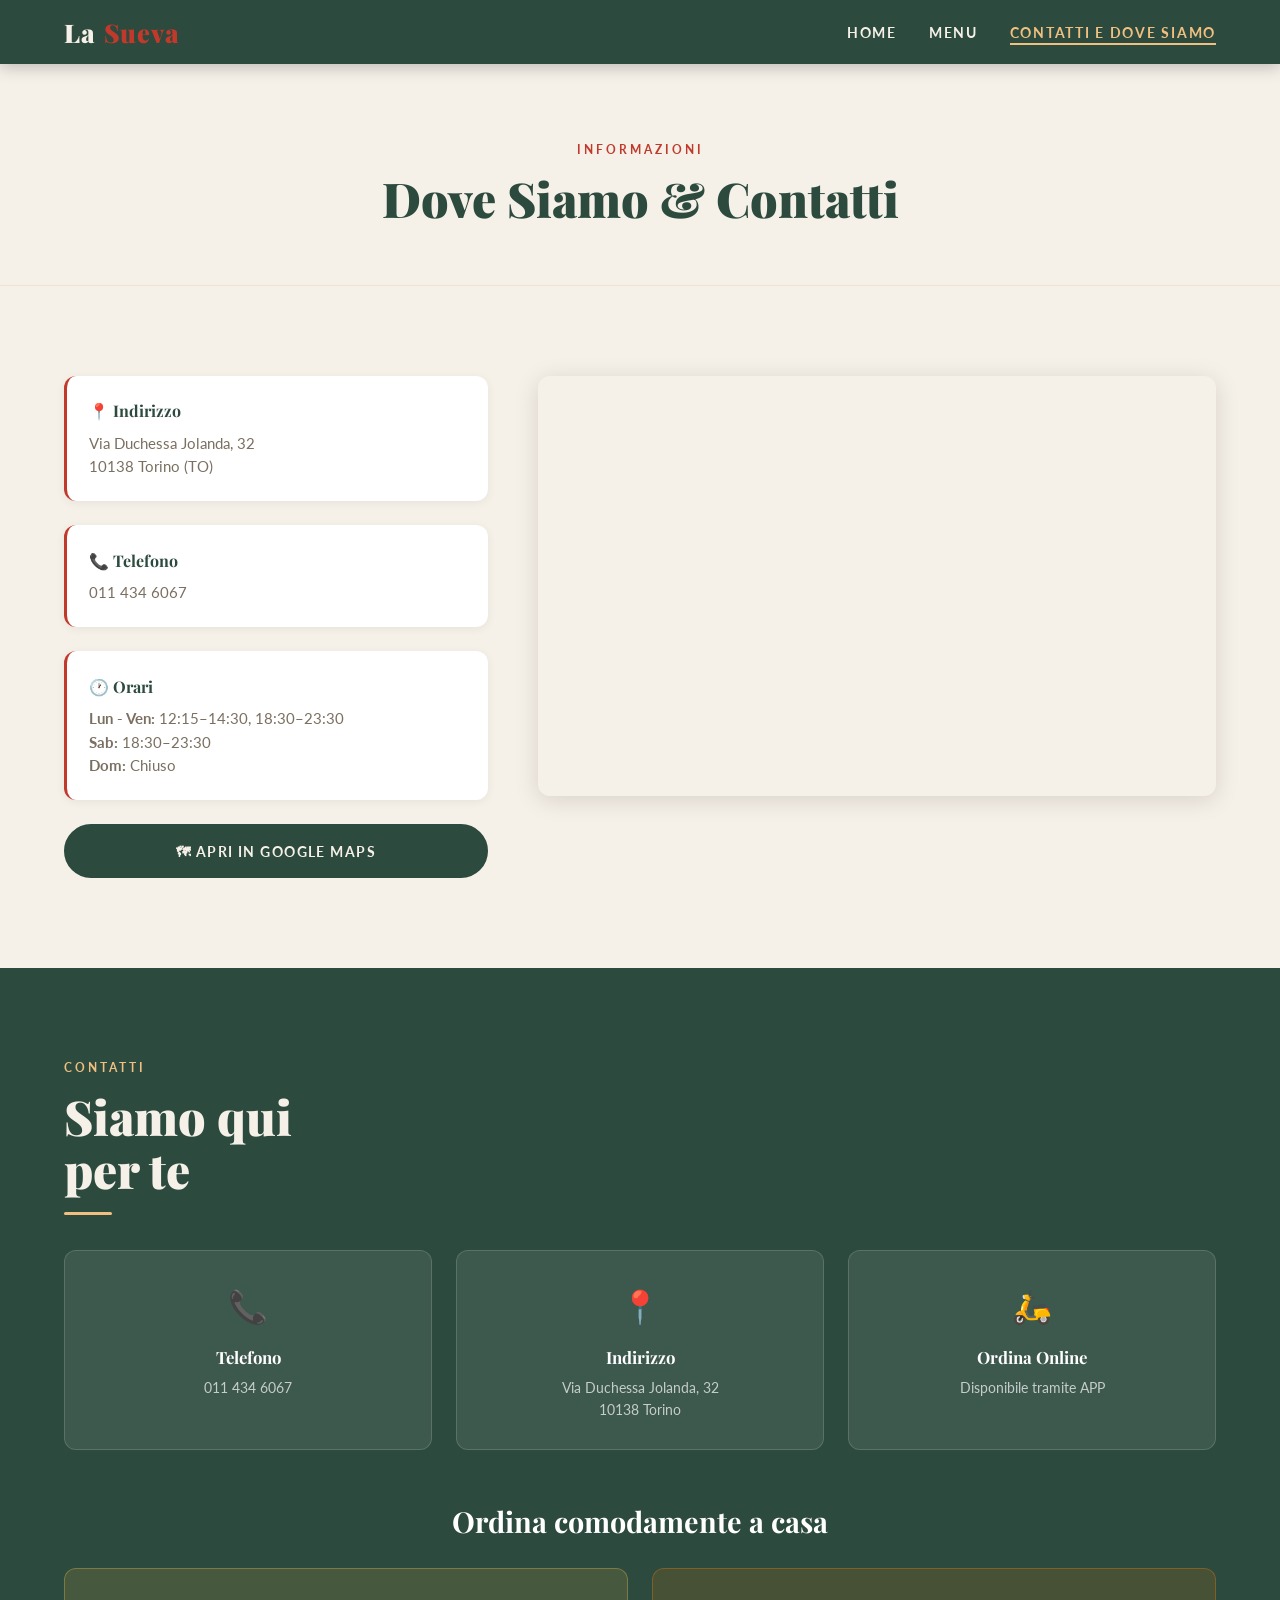
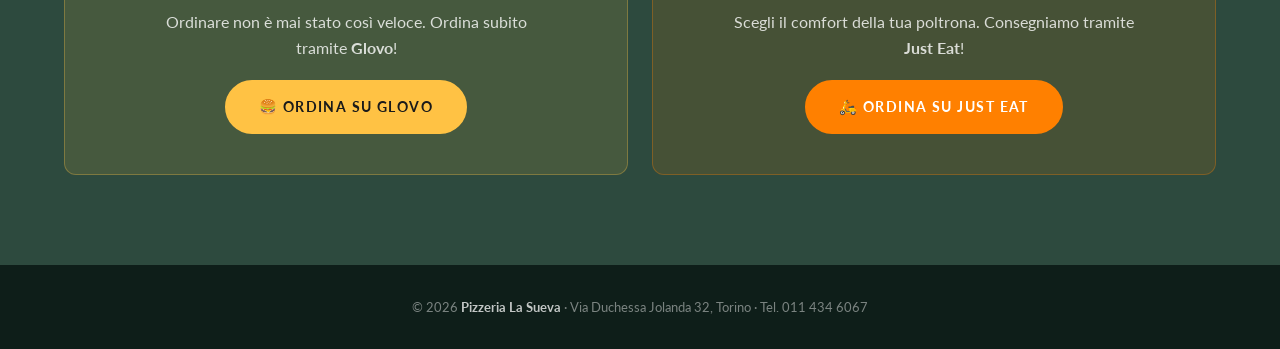
<file: contatti.html>
<!DOCTYPE html>
<html lang="it">
<head>
  <meta charset="UTF-8" />
  <meta name="viewport" content="width=device-width, initial-scale=1.0" />
  <title>Dove Siamo e Contatti – La Sueva Torino</title>
  <link rel="preconnect" href="https://fonts.googleapis.com">
  <link rel="preconnect" href="https://fonts.gstatic.com" crossorigin>
  <link href="https://fonts.googleapis.com/css2?family=Playfair+Display:ital,wght@0,400;0,700;0,900;1,400;1,700&family=Lato:wght@300;400;700&display=swap" rel="stylesheet">
  <link rel="stylesheet" href="style.css">
</head>
<body>

<!-- ══════════ NAV ══════════ -->
<nav>
  <div class="nav-logo">La <span>Sueva</span></div>
  <ul class="nav-links">
    <li><a href="index.html">Home</a></li>
    <li><a href="menu.html">Menu</a></li>
    <li><a href="contatti.html" class="active">Contatti e Dove Siamo</a></li>
  </ul>
  <button class="hamburger" id="hamburger" aria-label="Menu">
    <span></span><span></span><span></span>
  </button>
</nav>
<div class="mobile-menu" id="mobileMenu">
  <a href="index.html" onclick="closeMenu()">Home</a>
  <a href="menu.html" onclick="closeMenu()">Menu</a>
  <a href="contatti.html" onclick="closeMenu()">Contatti e Dove Siamo</a>
</div>

<!-- ══════════ PAGE HEADER ══════════ -->
<header class="page-header reveal">
  <p class="section-label">Informazioni</p>
  <h1 class="section-title">Dove Siamo & Contatti</h1>
</header>

<!-- ══════════ LOCATION ══════════ -->
<section id="location">
  <div class="location-grid">
    <div class="loc-info reveal">
      <div class="info-block">
        <h4>📍 Indirizzo</h4>
        <p>Via Duchessa Jolanda, 32<br>10138 Torino (TO)</p>
      </div>
      <div class="info-block">
        <h4>📞 Telefono</h4>
        <p><a href="tel:+390114346067">011 434 6067</a></p>
      </div>
      <div class="info-block">
        <h4>🕐 Orari</h4>
        <ul style="font-size: .92rem; color: var(--grigio); line-height: 1.6; margin-top: .3rem;">
          <li><strong>Lun - Ven:</strong> 12:15–14:30, 18:30–23:30</li>
          <li><strong>Sab:</strong> 18:30–23:30</li>
          <li><strong>Dom:</strong> Chiuso</li>
        </ul>
      </div>
      <a href="https://share.google/LPOFW4oISwFW0NDWE" target="_blank" rel="noopener" class="btn btn-verde" style="text-align:center; justify-content:center;">
        🗺 Apri in Google Maps
      </a>
    </div>
    <div class="map-wrap reveal" style="transition-delay:.15s">
      <iframe
        src="https://maps.google.com/maps?q=Via+Duchessa+Jolanda+32+Torino&output=embed&z=16"
        allowfullscreen
        loading="lazy"
        referrerpolicy="no-referrer-when-downgrade"
        title="Mappa La Sueva Torino">
      </iframe>
    </div>
  </div>
</section>

<!-- ══════════ CONTACTS & DELIVERY ══════════ -->
<section id="contacts">
  <p class="section-label reveal">Contatti</p>
  <h2 class="section-title reveal">Siamo qui<br>per te</h2>
  <div class="divider reveal"></div>

  <div class="contacts-grid reveal">
    <div class="contact-card">
      <div class="contact-icon">📞</div>
      <h4>Telefono</h4>
      <p><a href="tel:+390114346067">011 434 6067</a></p>
    </div>
    <div class="contact-card">
      <div class="contact-icon">📍</div>
      <h4>Indirizzo</h4>
      <p>Via Duchessa Jolanda, 32<br>10138 Torino</p>
    </div>
    <div class="contact-card">
      <div class="contact-icon">🛵</div>
      <h4>Ordina Online</h4>
      <p>Disponibile tramite APP</p>
    </div>
  </div>

  <h3 style="text-align:center; color:#fff; font-family:var(--font-titolo); font-size:1.8rem; margin: 3rem 0 1.5rem;" class="reveal">Ordina comodamente a casa</h3>
  
  <div class="delivery-box reveal">
    <div class="glovo-cta">
      <p>Ordinare non è mai stato così veloce. Ordina subito tramite <strong>Glovo</strong>!</p>
      <a
        href="https://glovoapp.com/it/it/torino/stores/la-sueva-2-0?utm_source=google&utm_medium=organic&utm_campaign=google_reserve_place_order_action"
        target="_blank" rel="noopener"
        class="btn btn-glovo"
      >
        🍔 Ordina su Glovo
      </a>
    </div>
    
    <div class="je-cta">
      <p>Scegli il comfort della tua poltrona. Consegniamo tramite <strong>Just Eat</strong>!</p>
      <a
        href="https://www.justeat.it/restaurants-pizzeria-lasueva-torino/menu"
        target="_blank" rel="noopener"
        class="btn btn-je"
      >
        🛵 Ordina su Just Eat
      </a>
    </div>
  </div>
</section>

<!-- ══════════ FOOTER ══════════ -->
<footer>
  <p>© 2026 <strong>Pizzeria La Sueva</strong> · Via Duchessa Jolanda 32, Torino · Tel. 011 434 6067</p>
</footer>

<script src="main.js" defer></script>
</body>
</html>
</file>
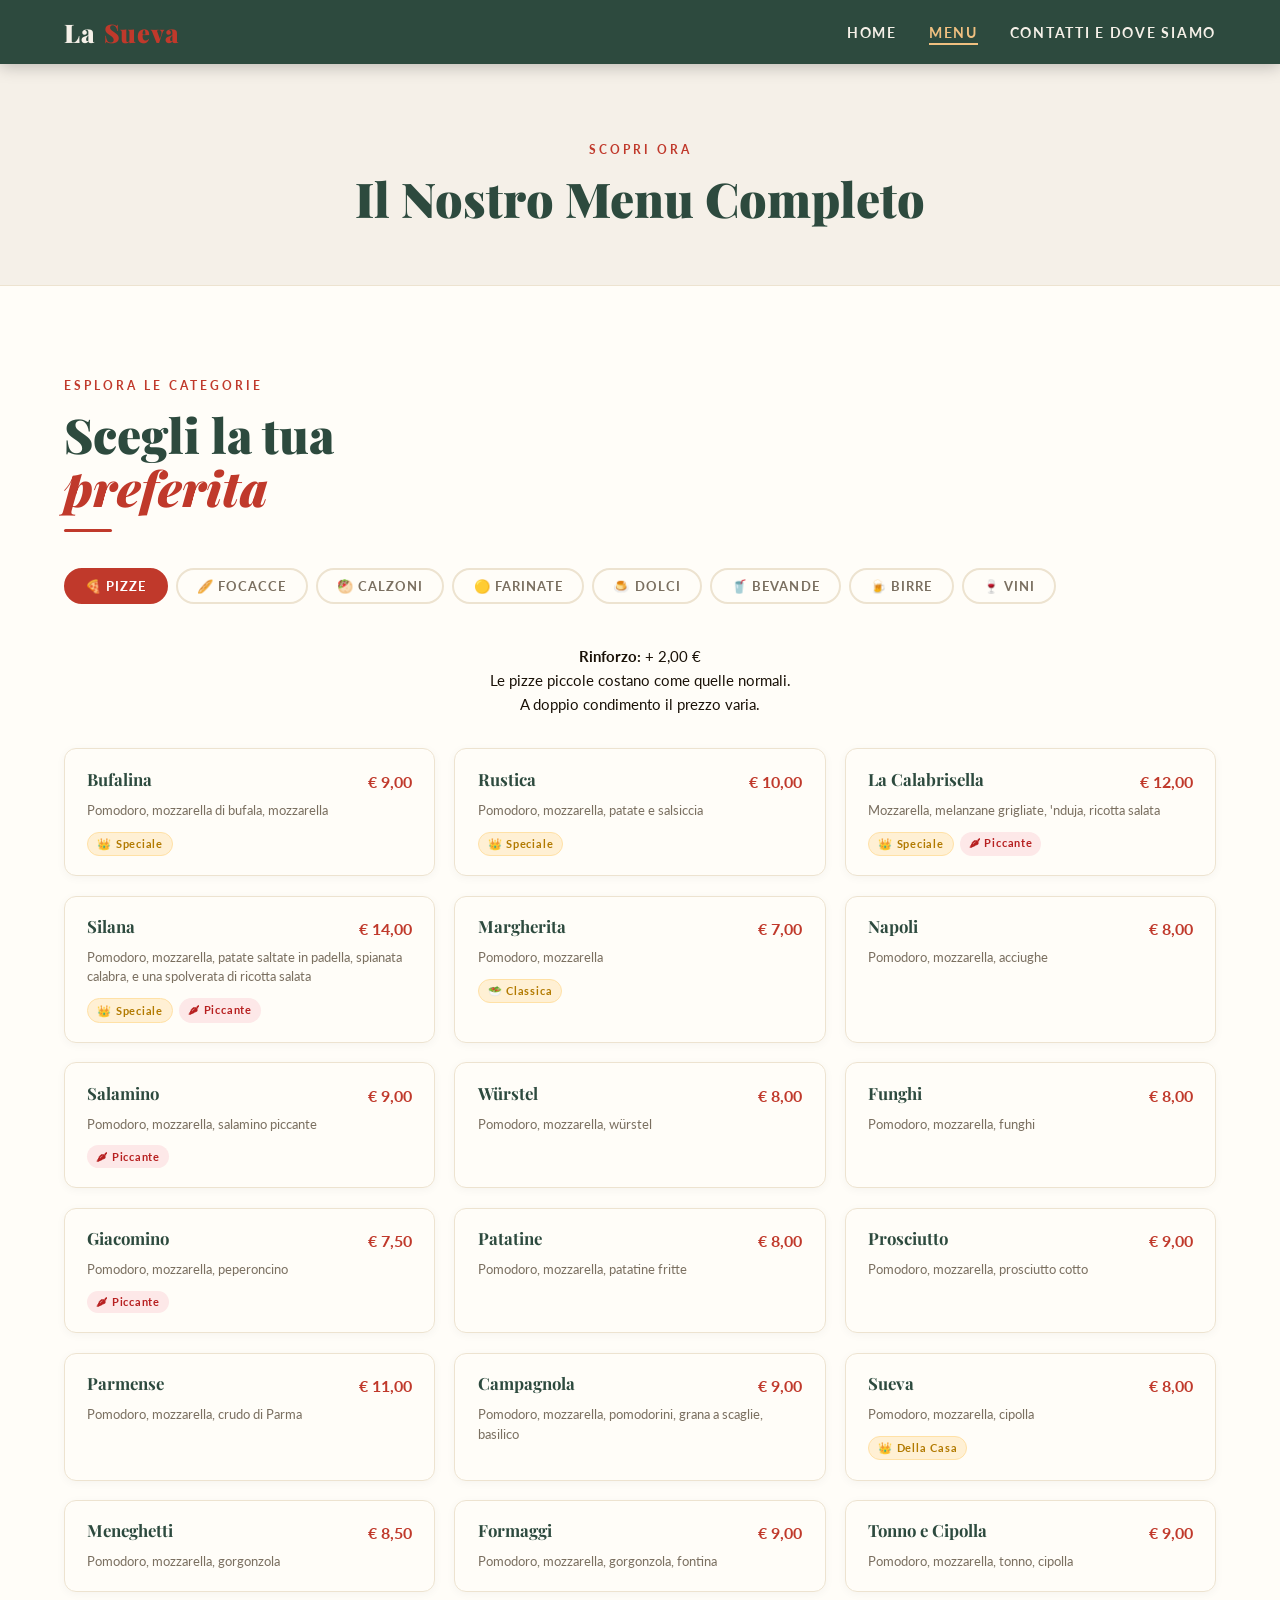
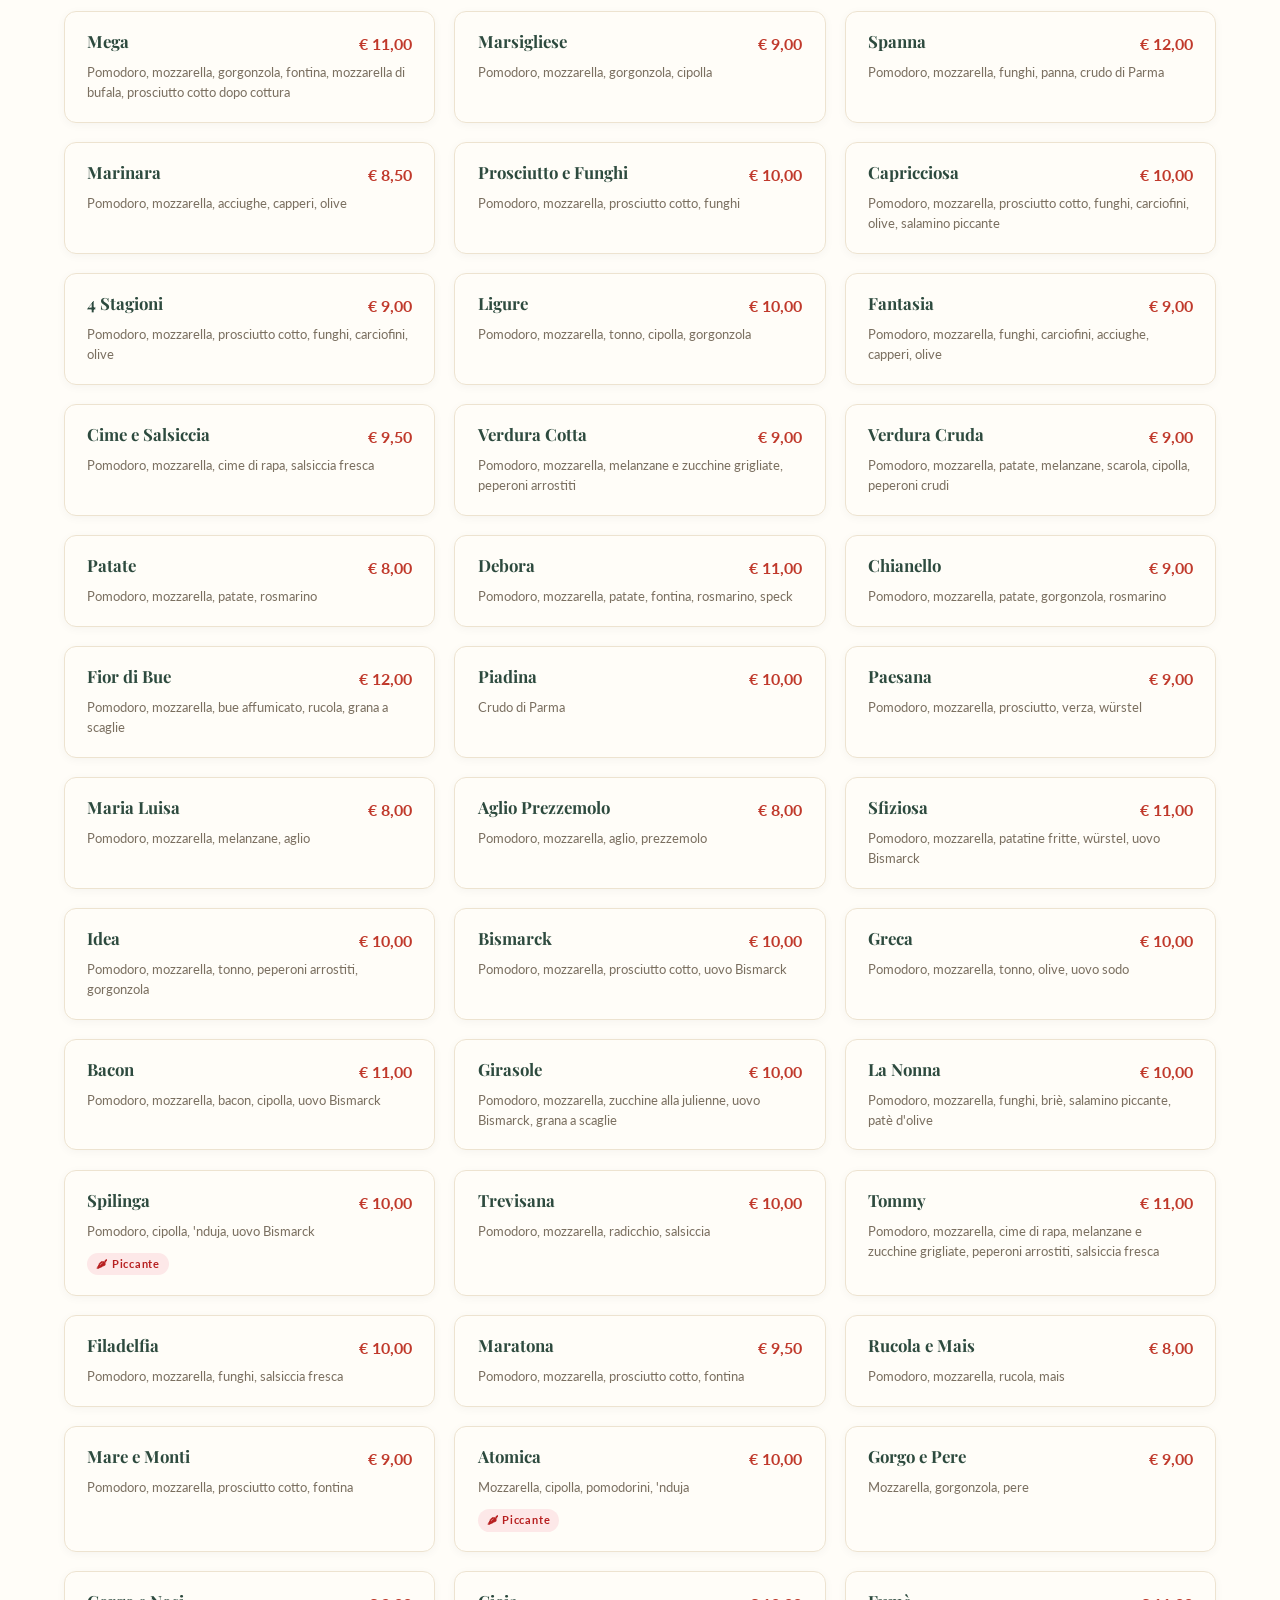
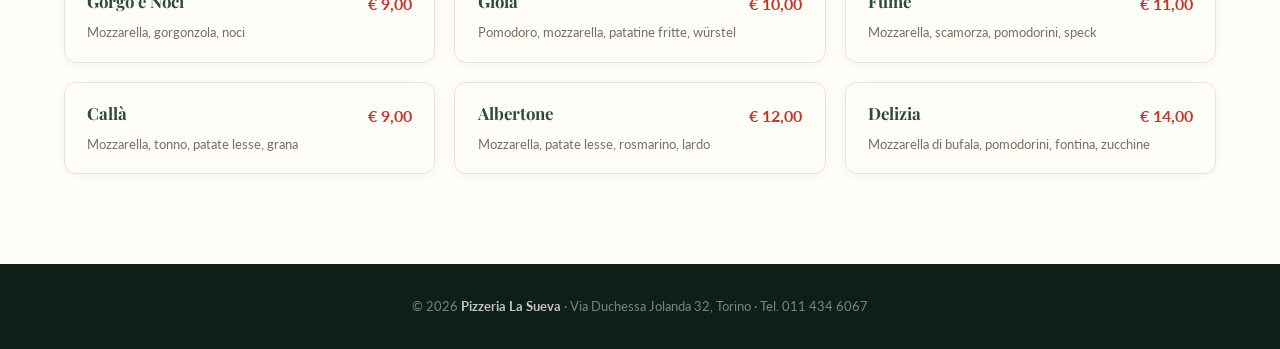
<file: menu.html>
<!DOCTYPE html>
<html lang="it">

<head>
  <meta charset="UTF-8" />
  <meta name="viewport" content="width=device-width, initial-scale=1.0" />
  <title>Menu – La Sueva Torino</title>
  <link rel="preconnect" href="https://fonts.googleapis.com">
  <link rel="preconnect" href="https://fonts.gstatic.com" crossorigin>
  <link
    href="https://fonts.googleapis.com/css2?family=Playfair+Display:ital,wght@0,400;0,700;0,900;1,400;1,700&family=Lato:wght@300;400;700&display=swap"
    rel="stylesheet">
  <link rel="stylesheet" href="style.css">
</head>

<body>

  <!-- ══════════ NAV ══════════ -->
  <nav>
    <div class="nav-logo">La <span>Sueva</span></div>
    <ul class="nav-links">
      <li><a href="index.html">Home</a></li>
      <li><a href="menu.html" class="active">Menu</a></li>
      <li><a href="contatti.html">Contatti e Dove Siamo</a></li>
    </ul>
    <button class="hamburger" id="hamburger" aria-label="Menu">
      <span></span><span></span><span></span>
    </button>
  </nav>
  <div class="mobile-menu" id="mobileMenu">
    <a href="index.html" onclick="closeMenu()">Home</a>
    <a href="menu.html" onclick="closeMenu()">Menu</a>
    <a href="contatti.html" onclick="closeMenu()">Contatti e Dove Siamo</a>
  </div>

  <!-- ══════════ PAGE HEADER ══════════ -->
  <header class="page-header reveal">
    <p class="section-label">Scopri ORA</p>
    <h1 class="section-title">Il Nostro Menu Completo</h1>
  </header>

  <!-- ══════════ MENU ══════════ -->
  <section id="menu">
    <p class="section-label reveal">Esplora le Categorie</p>
    <h2 class="section-title reveal">Scegli la tua<br><em style="font-style:italic;color:var(--rosso)">preferita</em>
    </h2>
    <div class="divider reveal"></div>

    <!-- TABS -->
    <div class="menu-tabs reveal">
      <button class="tab-btn active" onclick="showTab('pizze')">🍕 Pizze</button>
      <button class="tab-btn" onclick="showTab('focacce')">🥖 Focacce</button>
      <button class="tab-btn" onclick="showTab('calzoni')">🥙 Calzoni</button>
      <button class="tab-btn" onclick="showTab('farinate')">🟡 Farinate</button>
      <button class="tab-btn" onclick="showTab('dolci')">🍮 Dolci</button>
      <button class="tab-btn" onclick="showTab('bevande')">🥤 Bevande</button>
      <button class="tab-btn" onclick="showTab('birre')">🍺 Birre</button>
      <button class="tab-btn" onclick="showTab('vini')">🍷 Vini</button>
    </div>

    <!-- PIZZE -->
    <div class="menu-section active" id="tab-pizze">
      <div style="width: 100%; text-align: center; margin-bottom: 2rem; color: var(--text-muted); font-size: 0.95rem;">
        <p><strong>Rinforzo:</strong> + 2,00 €</p>
        <p>Le pizze piccole costano come quelle normali.<br>A doppio condimento il prezzo varia.</p>
      </div>
      <div class="menu-grid">
        <div class="menu-card">
          <div class="card-header"><span class="card-name">Bufalina</span><span class="card-price">€ 9,00</span></div>
          <p class="card-desc">Pomodoro, mozzarella di bufala, mozzarella</p>
          <div class="badge-row"><span class="badge badge-popolare">👑 Speciale</span></div>
        </div>
        <div class="menu-card">
          <div class="card-header"><span class="card-name">Rustica</span><span class="card-price">€ 10,00</span></div>
          <p class="card-desc">Pomodoro, mozzarella, patate e salsiccia</p>
          <div class="badge-row"><span class="badge badge-popolare">👑 Speciale</span></div>
        </div>
        <div class="menu-card">
          <div class="card-header"><span class="card-name">La Calabrisella</span><span class="card-price">€ 12,00</span></div>
          <p class="card-desc">Mozzarella, melanzane grigliate, 'nduja, ricotta salata</p>
          <div class="badge-row"><span class="badge badge-popolare">👑 Speciale</span><span class="badge badge-piccante">🌶 Piccante</span></div>
        </div>
        <div class="menu-card">
          <div class="card-header"><span class="card-name">Silana</span><span class="card-price">€ 14,00</span></div>
          <p class="card-desc">Pomodoro, mozzarella, patate saltate in padella, spianata calabra, e una spolverata di ricotta salata</p>
          <div class="badge-row"><span class="badge badge-popolare">👑 Speciale</span><span class="badge badge-piccante">🌶 Piccante</span></div>
        </div>
        <div class="menu-card">
          <div class="card-header"><span class="card-name">Margherita</span><span class="card-price">€ 7,00</span></div>
          <p class="card-desc">Pomodoro, mozzarella</p>
          <div class="badge-row"><span class="badge badge-popolare">🥗 Classica</span></div>
        </div>
        <div class="menu-card">
          <div class="card-header"><span class="card-name">Napoli</span><span class="card-price">€ 8,00</span></div>
          <p class="card-desc">Pomodoro, mozzarella, acciughe</p>
        </div>
        <div class="menu-card">
          <div class="card-header"><span class="card-name">Salamino</span><span class="card-price">€ 9,00</span></div>
          <p class="card-desc">Pomodoro, mozzarella, salamino piccante</p>
          <div class="badge-row"><span class="badge badge-piccante">🌶 Piccante</span></div>
        </div>
        <div class="menu-card">
          <div class="card-header"><span class="card-name">Würstel</span><span class="card-price">€ 8,00</span></div>
          <p class="card-desc">Pomodoro, mozzarella, würstel</p>
        </div>
        <div class="menu-card">
          <div class="card-header"><span class="card-name">Funghi</span><span class="card-price">€ 8,00</span></div>
          <p class="card-desc">Pomodoro, mozzarella, funghi</p>
        </div>
        <div class="menu-card">
          <div class="card-header"><span class="card-name">Giacomino</span><span class="card-price">€ 7,50</span></div>
          <p class="card-desc">Pomodoro, mozzarella, peperoncino</p>
          <div class="badge-row"><span class="badge badge-piccante">🌶 Piccante</span></div>
        </div>
        <div class="menu-card">
          <div class="card-header"><span class="card-name">Patatine</span><span class="card-price">€ 8,00</span></div>
          <p class="card-desc">Pomodoro, mozzarella, patatine fritte</p>
        </div>
        <div class="menu-card">
          <div class="card-header"><span class="card-name">Prosciutto</span><span class="card-price">€ 9,00</span></div>
          <p class="card-desc">Pomodoro, mozzarella, prosciutto cotto</p>
        </div>
        <div class="menu-card">
          <div class="card-header"><span class="card-name">Parmense</span><span class="card-price">€ 11,00</span></div>
          <p class="card-desc">Pomodoro, mozzarella, crudo di Parma</p>
        </div>
        <div class="menu-card">
          <div class="card-header"><span class="card-name">Campagnola</span><span class="card-price">€ 9,00</span></div>
          <p class="card-desc">Pomodoro, mozzarella, pomodorini, grana a scaglie, basilico</p>
        </div>
        <div class="menu-card">
          <div class="card-header"><span class="card-name">Sueva</span><span class="card-price">€ 8,00</span></div>
          <p class="card-desc">Pomodoro, mozzarella, cipolla</p>
          <div class="badge-row"><span class="badge badge-popolare">👑 Della Casa</span></div>
        </div>
        <div class="menu-card">
          <div class="card-header"><span class="card-name">Meneghetti</span><span class="card-price">€ 8,50</span></div>
          <p class="card-desc">Pomodoro, mozzarella, gorgonzola</p>
        </div>
        <div class="menu-card">
          <div class="card-header"><span class="card-name">Formaggi</span><span class="card-price">€ 9,00</span></div>
          <p class="card-desc">Pomodoro, mozzarella, gorgonzola, fontina</p>
        </div>
        <div class="menu-card">
          <div class="card-header"><span class="card-name">Tonno e Cipolla</span><span class="card-price">€ 9,00</span></div>
          <p class="card-desc">Pomodoro, mozzarella, tonno, cipolla</p>
        </div>
        <div class="menu-card">
          <div class="card-header"><span class="card-name">Mega</span><span class="card-price">€ 11,00</span></div>
          <p class="card-desc">Pomodoro, mozzarella, gorgonzola, fontina, mozzarella di bufala, prosciutto cotto dopo cottura</p>
        </div>
        <div class="menu-card">
          <div class="card-header"><span class="card-name">Marsigliese</span><span class="card-price">€ 9,00</span></div>
          <p class="card-desc">Pomodoro, mozzarella, gorgonzola, cipolla</p>
        </div>
        <div class="menu-card">
          <div class="card-header"><span class="card-name">Spanna</span><span class="card-price">€ 12,00</span></div>
          <p class="card-desc">Pomodoro, mozzarella, funghi, panna, crudo di Parma</p>
        </div>
        <div class="menu-card">
          <div class="card-header"><span class="card-name">Marinara</span><span class="card-price">€ 8,50</span></div>
          <p class="card-desc">Pomodoro, mozzarella, acciughe, capperi, olive</p>
        </div>
        <div class="menu-card">
          <div class="card-header"><span class="card-name">Prosciutto e Funghi</span><span class="card-price">€ 10,00</span></div>
          <p class="card-desc">Pomodoro, mozzarella, prosciutto cotto, funghi</p>
        </div>
        <div class="menu-card">
          <div class="card-header"><span class="card-name">Capricciosa</span><span class="card-price">€ 10,00</span></div>
          <p class="card-desc">Pomodoro, mozzarella, prosciutto cotto, funghi, carciofini, olive, salamino piccante</p>
        </div>
        <div class="menu-card">
          <div class="card-header"><span class="card-name">4 Stagioni</span><span class="card-price">€ 9,00</span></div>
          <p class="card-desc">Pomodoro, mozzarella, prosciutto cotto, funghi, carciofini, olive</p>
        </div>
        <div class="menu-card">
          <div class="card-header"><span class="card-name">Ligure</span><span class="card-price">€ 10,00</span></div>
          <p class="card-desc">Pomodoro, mozzarella, tonno, cipolla, gorgonzola</p>
        </div>
        <div class="menu-card">
          <div class="card-header"><span class="card-name">Fantasia</span><span class="card-price">€ 9,00</span></div>
          <p class="card-desc">Pomodoro, mozzarella, funghi, carciofini, acciughe, capperi, olive</p>
        </div>
        <div class="menu-card">
          <div class="card-header"><span class="card-name">Cime e Salsiccia</span><span class="card-price">€ 9,50</span></div>
          <p class="card-desc">Pomodoro, mozzarella, cime di rapa, salsiccia fresca</p>
        </div>
        <div class="menu-card">
          <div class="card-header"><span class="card-name">Verdura Cotta</span><span class="card-price">€ 9,00</span></div>
          <p class="card-desc">Pomodoro, mozzarella, melanzane e zucchine grigliate, peperoni arrostiti</p>
        </div>
        <div class="menu-card">
          <div class="card-header"><span class="card-name">Verdura Cruda</span><span class="card-price">€ 9,00</span></div>
          <p class="card-desc">Pomodoro, mozzarella, patate, melanzane, scarola, cipolla, peperoni crudi</p>
        </div>
        <div class="menu-card">
          <div class="card-header"><span class="card-name">Patate</span><span class="card-price">€ 8,00</span></div>
          <p class="card-desc">Pomodoro, mozzarella, patate, rosmarino</p>
        </div>
        <div class="menu-card">
          <div class="card-header"><span class="card-name">Debora</span><span class="card-price">€ 11,00</span></div>
          <p class="card-desc">Pomodoro, mozzarella, patate, fontina, rosmarino, speck</p>
        </div>
        <div class="menu-card">
          <div class="card-header"><span class="card-name">Chianello</span><span class="card-price">€ 9,00</span></div>
          <p class="card-desc">Pomodoro, mozzarella, patate, gorgonzola, rosmarino</p>
        </div>
        <div class="menu-card">
          <div class="card-header"><span class="card-name">Fior di Bue</span><span class="card-price">€ 12,00</span></div>
          <p class="card-desc">Pomodoro, mozzarella, bue affumicato, rucola, grana a scaglie</p>
        </div>
        <div class="menu-card">
          <div class="card-header"><span class="card-name">Piadina</span><span class="card-price">€ 10,00</span></div>
          <p class="card-desc">Crudo di Parma</p>
        </div>
        <div class="menu-card">
          <div class="card-header"><span class="card-name">Paesana</span><span class="card-price">€ 9,00</span></div>
          <p class="card-desc">Pomodoro, mozzarella, prosciutto, verza, würstel</p>
        </div>
        <div class="menu-card">
          <div class="card-header"><span class="card-name">Maria Luisa</span><span class="card-price">€ 8,00</span></div>
          <p class="card-desc">Pomodoro, mozzarella, melanzane, aglio</p>
        </div>
        <div class="menu-card">
          <div class="card-header"><span class="card-name">Aglio Prezzemolo</span><span class="card-price">€ 8,00</span></div>
          <p class="card-desc">Pomodoro, mozzarella, aglio, prezzemolo</p>
        </div>
        <div class="menu-card">
          <div class="card-header"><span class="card-name">Sfiziosa</span><span class="card-price">€ 11,00</span></div>
          <p class="card-desc">Pomodoro, mozzarella, patatine fritte, würstel, uovo Bismarck</p>
        </div>
        <div class="menu-card">
          <div class="card-header"><span class="card-name">Idea</span><span class="card-price">€ 10,00</span></div>
          <p class="card-desc">Pomodoro, mozzarella, tonno, peperoni arrostiti, gorgonzola</p>
        </div>
        <div class="menu-card">
          <div class="card-header"><span class="card-name">Bismarck</span><span class="card-price">€ 10,00</span></div>
          <p class="card-desc">Pomodoro, mozzarella, prosciutto cotto, uovo Bismarck</p>
        </div>
        <div class="menu-card">
          <div class="card-header"><span class="card-name">Greca</span><span class="card-price">€ 10,00</span></div>
          <p class="card-desc">Pomodoro, mozzarella, tonno, olive, uovo sodo</p>
        </div>
        <div class="menu-card">
          <div class="card-header"><span class="card-name">Bacon</span><span class="card-price">€ 11,00</span></div>
          <p class="card-desc">Pomodoro, mozzarella, bacon, cipolla, uovo Bismarck</p>
        </div>
        <div class="menu-card">
          <div class="card-header"><span class="card-name">Girasole</span><span class="card-price">€ 10,00</span></div>
          <p class="card-desc">Pomodoro, mozzarella, zucchine alla julienne, uovo Bismarck, grana a scaglie</p>
        </div>
        <div class="menu-card">
          <div class="card-header"><span class="card-name">La Nonna</span><span class="card-price">€ 10,00</span></div>
          <p class="card-desc">Pomodoro, mozzarella, funghi, briè, salamino piccante, patè d'olive</p>
        </div>
        <div class="menu-card">
          <div class="card-header"><span class="card-name">Spilinga</span><span class="card-price">€ 10,00</span></div>
          <p class="card-desc">Pomodoro, cipolla, 'nduja, uovo Bismarck</p>
          <div class="badge-row"><span class="badge badge-piccante">🌶 Piccante</span></div>
        </div>
        <div class="menu-card">
          <div class="card-header"><span class="card-name">Trevisana</span><span class="card-price">€ 10,00</span></div>
          <p class="card-desc">Pomodoro, mozzarella, radicchio, salsiccia</p>
        </div>
        <div class="menu-card">
          <div class="card-header"><span class="card-name">Tommy</span><span class="card-price">€ 11,00</span></div>
          <p class="card-desc">Pomodoro, mozzarella, cime di rapa, melanzane e zucchine grigliate, peperoni arrostiti, salsiccia fresca</p>
        </div>
        <div class="menu-card">
          <div class="card-header"><span class="card-name">Filadelfia</span><span class="card-price">€ 10,00</span></div>
          <p class="card-desc">Pomodoro, mozzarella, funghi, salsiccia fresca</p>
        </div>
        <div class="menu-card">
          <div class="card-header"><span class="card-name">Maratona</span><span class="card-price">€ 9,50</span></div>
          <p class="card-desc">Pomodoro, mozzarella, prosciutto cotto, fontina</p>
        </div>
        <div class="menu-card">
          <div class="card-header"><span class="card-name">Rucola e Mais</span><span class="card-price">€ 8,00</span></div>
          <p class="card-desc">Pomodoro, mozzarella, rucola, mais</p>
        </div>
        <div class="menu-card">
          <div class="card-header"><span class="card-name">Mare e Monti</span><span class="card-price">€ 9,00</span></div>
          <p class="card-desc">Pomodoro, mozzarella, prosciutto cotto, fontina</p>
        </div>
        <div class="menu-card">
          <div class="card-header"><span class="card-name">Atomica</span><span class="card-price">€ 10,00</span></div>
          <p class="card-desc">Mozzarella, cipolla, pomodorini, 'nduja</p>
          <div class="badge-row"><span class="badge badge-piccante">🌶 Piccante</span></div>
        </div>
        <div class="menu-card">
          <div class="card-header"><span class="card-name">Gorgo e Pere</span><span class="card-price">€ 9,00</span></div>
          <p class="card-desc">Mozzarella, gorgonzola, pere</p>
        </div>
        <div class="menu-card">
          <div class="card-header"><span class="card-name">Gorgo e Noci</span><span class="card-price">€ 9,00</span></div>
          <p class="card-desc">Mozzarella, gorgonzola, noci</p>
        </div>
        <div class="menu-card">
          <div class="card-header"><span class="card-name">Gioia</span><span class="card-price">€ 10,00</span></div>
          <p class="card-desc">Pomodoro, mozzarella, patatine fritte, würstel</p>
        </div>
        <div class="menu-card">
          <div class="card-header"><span class="card-name">Fumè</span><span class="card-price">€ 11,00</span></div>
          <p class="card-desc">Mozzarella, scamorza, pomodorini, speck</p>
        </div>
        <div class="menu-card">
          <div class="card-header"><span class="card-name">Callà</span><span class="card-price">€ 9,00</span></div>
          <p class="card-desc">Mozzarella, tonno, patate lesse, grana</p>
        </div>
        <div class="menu-card">
          <div class="card-header"><span class="card-name">Albertone</span><span class="card-price">€ 12,00</span></div>
          <p class="card-desc">Mozzarella, patate lesse, rosmarino, lardo</p>
        </div>
        <div class="menu-card">
          <div class="card-header"><span class="card-name">Delizia</span><span class="card-price">€ 14,00</span></div>
          <p class="card-desc">Mozzarella di bufala, pomodorini, fontina, zucchine</p>
        </div>
      </div>
    </div>

    <!-- FOCACCE -->
    <div class="menu-section" id="tab-focacce">
      <div class="menu-grid">
        <div class="menu-card">
          <div class="card-header"><span class="card-name">Focaccia 4 Amici</span><span class="card-price">€ 15,00</span></div>
          <p class="card-desc">Pomodoro ciliegino, origano, burrata o stracciatella e prosciutto crudo</p>
          <div class="badge-row"><span class="badge badge-popolare">👑 Speciale</span></div>
        </div>
        <div class="menu-card">
          <div class="card-header"><span class="card-name">Focaccia Della</span><span class="card-price">€ 15,00</span></div>
          <p class="card-desc">Mozzarella, mortadella, crema di pistacchio, burrata o stracciatella e granella di pistacchio</p>
          <div class="badge-row"><span class="badge badge-popolare">👑 Speciale</span></div>
        </div>
        <div class="menu-card">
          <div class="card-header"><span class="card-name">Focaccia Lardo</span><span class="card-price">€ 9,00</span></div>
        </div>
        <div class="menu-card">
          <div class="card-header"><span class="card-name">Focaccia Crudo</span><span class="card-price">€ 10,00</span></div>
        </div>
        <div class="menu-card">
          <div class="card-header"><span class="card-name">Focaccia Speck</span><span class="card-price">€ 10,00</span></div>
        </div>
        <div class="menu-card">
          <div class="card-header"><span class="card-name">Focaccia Cotto</span><span class="card-price">€ 9,00</span></div>
        </div>
        <div class="menu-card">
          <div class="card-header"><span class="card-name">Focaccia Stracchino e Crudo</span><span class="card-price">€ 12,00</span></div>
        </div>
        <div class="menu-card">
          <div class="card-header"><span class="card-name">Focaccia Stracchino e Rucola</span><span class="card-price">€ 9,00</span></div>
        </div>
        <div class="menu-card">
          <div class="card-header"><span class="card-name">Focaccia Briè e Speck</span><span class="card-price">€ 10,00</span></div>
        </div>
        <div class="menu-card">
          <div class="card-header"><span class="card-name">Focaccia Aglio e Olio</span><span class="card-price">€ 4,00</span></div>
        </div>
        <div class="menu-card">
          <div class="card-header"><span class="card-name">Focaccia Bue, Rucola e Grana</span><span class="card-price">€ 11,00</span></div>
        </div>
        <div class="menu-card">
          <div class="card-header"><span class="card-name">Focaccia Provola e Crudo</span><span class="card-price">€ 12,00</span></div>
        </div>
        <div class="menu-card">
          <div class="card-header"><span class="card-name">Focaccia Stracciatella, Pomodoro Pachino e Basilico</span><span class="card-price">€ 11,00</span></div>
        </div>
        <div class="menu-card">
          <div class="card-header"><span class="card-name">Focaccia Trionto</span><span class="card-price">€ 11,00</span></div>
          <p class="card-desc">Mozzarella, stracchino e 'nduja</p>
          <div class="badge-row"><span class="badge badge-piccante">🌶 Piccante</span></div>
        </div>
        <div class="menu-card">
          <div class="card-header"><span class="card-name">Focaccia Italia</span><span class="card-price">€ 11,00</span></div>
          <p class="card-desc">Pomodorini, mozzarella di bufala, basilico tutto a crudo</p>
        </div>
        <div class="menu-card">
          <div class="card-header"><span class="card-name">Focaccia Italia con Crudo</span><span class="card-price">€ 15,00</span></div>
          <p class="card-desc">Pomodorini, mozzarella di bufala, basilico, origano, crudo di Parma</p>
        </div>
        <div class="menu-card">
          <div class="card-header"><span class="card-name">Focaccia di Pietro</span><span class="card-price">€ 14,00</span></div>
          <p class="card-desc">Bue affumicato, pomodorini, basilico, burrata</p>
        </div>
        <div class="menu-card">
          <div class="card-header"><span class="card-name">Focaccia Eboli</span><span class="card-price">€ 9,00</span></div>
          <p class="card-desc">Scarola, acciughe, capperi, olive</p>
        </div>
        <div class="menu-card">
          <div class="card-header"><span class="card-name">Focaccia Il Nonno</span><span class="card-price">€ 11,00</span></div>
          <p class="card-desc">Pomodorini, rucola, grana a scaglie, lardo</p>
        </div>
      </div>
    </div>

    <!-- CALZONI -->
    <div class="menu-section" id="tab-calzoni">
      <div class="menu-grid">
        <div class="menu-card">
          <div class="card-header"><span class="card-name">Calzone</span><span class="card-price">€ 9,00</span></div>
          <p class="card-desc">Pomodoro, mozzarella, prosciutto cotto, funghi</p>
        </div>
        <div class="menu-card">
          <div class="card-header"><span class="card-name">Calzone della Casa</span><span class="card-price">€ 10,00</span></div>
          <p class="card-desc">Mozzarella, prosciutto cotto, stracchino</p>
          <div class="badge-row"><span class="badge badge-popolare">👑 Della Casa</span></div>
        </div>
      </div>
    </div>

    <!-- FARINATE -->
    <div class="menu-section" id="tab-farinate">
      <div class="menu-grid">
        <div class="menu-card">
          <div class="card-header"><span class="card-name">Normale</span><span class="card-price">€ 7,00</span></div>
          <div class="badge-row"><span class="badge badge-veg">🥗 Vegetariano</span><span class="badge badge-vegan">🌱 Vegano</span></div>
        </div>
        <div class="menu-card">
          <div class="card-header"><span class="card-name">Calabrese</span><span class="card-price">€ 10,00</span></div>
          <p class="card-desc">Salamino piccante</p>
          <div class="badge-row"><span class="badge badge-piccante">🌶 Piccante</span></div>
        </div>
        <div class="menu-card">
          <div class="card-header"><span class="card-name">Romagnola</span><span class="card-price">€ 10,00</span></div>
          <p class="card-desc">Crudo di Parma</p>
        </div>
        <div class="menu-card">
          <div class="card-header"><span class="card-name">Tirolese</span><span class="card-price">€ 10,00</span></div>
          <p class="card-desc">Speck</p>
        </div>
        <div class="menu-card">
          <div class="card-header"><span class="card-name">Olive</span><span class="card-price">€ 8,00</span></div>
          <div class="badge-row"><span class="badge badge-veg">🥗 Vegetariano</span><span class="badge badge-vegan">🌱 Vegano</span></div>
        </div>
        <div class="menu-card">
          <div class="card-header"><span class="card-name">Rosmarino</span><span class="card-price">€ 8,00</span></div>
          <div class="badge-row"><span class="badge badge-veg">🥗 Vegetariano</span><span class="badge badge-vegan">🌱 Vegano</span></div>
        </div>
        <div class="menu-card">
          <div class="card-header"><span class="card-name">Lardo</span><span class="card-price">€ 10,00</span></div>
        </div>
        <div class="menu-card">
          <div class="card-header"><span class="card-name">Riviera</span><span class="card-price">€ 9,00</span></div>
          <p class="card-desc">Olive, rosmarino</p>
          <div class="badge-row"><span class="badge badge-veg">🥗 Vegetariano</span><span class="badge badge-vegan">🌱 Vegano</span></div>
        </div>
        <div class="menu-card">
          <div class="card-header"><span class="card-name">Gustosa</span><span class="card-price">€ 10,00</span></div>
          <p class="card-desc">Gorgonzola, fontina</p>
          <div class="badge-row"><span class="badge badge-veg">🥗 Vegetariano</span></div>
        </div>
        <div class="menu-card">
          <div class="card-header"><span class="card-name">Veneta</span><span class="card-price">€ 10,00</span></div>
          <p class="card-desc">Cipolla, salsiccia fresca</p>
        </div>
        <div class="menu-card">
          <div class="card-header"><span class="card-name">Cime e Salsiccia</span><span class="card-price">€ 10,00</span></div>
          <p class="card-desc">Cime di rapa, salsiccia fresca</p>
        </div>
        <div class="menu-card">
          <div class="card-header"><span class="card-name">Cime e Salamino</span><span class="card-price">€ 10,00</span></div>
          <p class="card-desc">Cime di rapa, salamino</p>
          <div class="badge-row"><span class="badge badge-piccante">🌶 Piccante</span></div>
        </div>
        <div class="menu-card">
          <div class="card-header"><span class="card-name">Funghi Olive e Acciughe</span><span class="card-price">€ 10,00</span></div>
          <p class="card-desc">Funghi, olive, acciughe</p>
        </div>
      </div>
    </div>

    <!-- DOLCI -->
    <div class="menu-section" id="tab-dolci">
      <div class="menu-grid">
        <div class="menu-card">
          <div class="card-header"><span class="card-name">Cassata Siciliana</span><span class="card-price">€ 4,00</span></div>
        </div>
        <div class="menu-card">
          <div class="card-header"><span class="card-name">Cannolo Siciliano</span><span class="card-price">€ 4,00</span></div>
        </div>
        <div class="menu-card">
          <div class="card-header"><span class="card-name">Bunet</span><span class="card-price">€ 5,00</span></div>
        </div>
        <div class="menu-card">
          <div class="card-header"><span class="card-name">Creme Caramel</span><span class="card-price">€ 5,00</span></div>
        </div>
        <div class="menu-card">
          <div class="card-header"><span class="card-name">Panna Cotta</span><span class="card-price">€ 5,00</span></div>
        </div>
        <div class="menu-card">
          <div class="card-header"><span class="card-name">Tiramisù</span><span class="card-price">€ 5,00</span></div>
        </div>
        <div class="menu-card">
          <div class="card-header"><span class="card-name">Crema Catalana</span><span class="card-price">€ 5,00</span></div>
        </div>
        <div class="menu-card">
          <div class="card-header"><span class="card-name">Meringa al Cioccolato Caldo</span><span class="card-price">€ 7,00</span></div>
        </div>
        <div class="menu-card">
          <div class="card-header"><span class="card-name">Profiteroles</span><span class="card-price">€ 4,00</span></div>
        </div>
        <div class="menu-card">
          <div class="card-header"><span class="card-name">Ananas</span><span class="card-price">€ 4,00</span></div>
          <div class="badge-row"><span class="badge badge-veg">🥗 Vegetariano</span><span class="badge badge-vegan">🌱 Vegano</span></div>
        </div>
        <div class="menu-card">
          <div class="card-header"><span class="card-name">Dolce Misto</span><span class="card-price">€ 7,00</span></div>
        </div>
        <div class="menu-card">
          <div class="card-header"><span class="card-name">Sorbetto al Limone / Mela Verde</span><span class="card-price">€ 4,00</span></div>
        </div>
        <div class="menu-card">
          <div class="card-header"><span class="card-name">Semifreddo Pistacchio / Caramello Salato</span><span class="card-price">€ 5,00</span></div>
        </div>
        <div class="menu-card">
          <div class="card-header"><span class="card-name">Cheesecake ai Frutti di Bosco</span><span class="card-price">€ 5,00</span></div>
        </div>
        <div class="menu-card">
          <div class="card-header"><span class="card-name">Gelato Misto</span><span class="card-price">€ 5,00</span></div>
          <div class="badge-row"><span class="badge badge-veg">🍦 Gelati</span></div>
        </div>
        <div class="menu-card">
          <div class="card-header"><span class="card-name">Crema</span><span class="card-price">€ 4,00</span></div>
          <div class="badge-row"><span class="badge badge-veg">🍦 Gelati</span></div>
        </div>
        <div class="menu-card">
          <div class="card-header"><span class="card-name">Limone</span><span class="card-price">€ 4,00</span></div>
          <div class="badge-row"><span class="badge badge-veg">🍦 Gelati</span></div>
        </div>
        <div class="menu-card">
          <div class="card-header"><span class="card-name">Affogato al Caffè</span><span class="card-price">€ 6,00</span></div>
          <div class="badge-row"><span class="badge badge-veg">🍦 Gelati</span></div>
        </div>
        <div class="menu-card">
          <div class="card-header"><span class="card-name">Affogato al Cioccolato</span><span class="card-price">€ 6,00</span></div>
          <div class="badge-row"><span class="badge badge-veg">🍦 Gelati</span></div>
        </div>
        <div class="menu-card">
          <div class="card-header"><span class="card-name">Affogato al Whiskey</span><span class="card-price">€ 6,00</span></div>
          <div class="badge-row"><span class="badge badge-veg">🍦 Gelati</span><span class="badge badge-18">🔞 +18</span></div>
        </div>
      </div>
    </div>

    <!-- BEVANDE -->
    <div class="menu-section" id="tab-bevande">
      <div class="menu-grid">
        <div class="menu-card">
          <div class="card-header"><span class="card-name">Coca Cola (Alla Spina)</span><span class="card-price">€ 3,50</span></div>
          <p class="card-desc">20 cl</p>
        </div>
        <div class="menu-card">
          <div class="card-header"><span class="card-name">Coca Cola (Alla Spina)</span><span class="card-price">€ 4,50</span></div>
          <p class="card-desc">40 cl</p>
        </div>
        <div class="menu-card">
          <div class="card-header"><span class="card-name">Panachè</span><span class="card-price">€ 4,50</span></div>
          <p class="card-desc">20 cl</p>
        </div>
        <div class="menu-card">
          <div class="card-header"><span class="card-name">Panachè</span><span class="card-price">€ 5,50</span></div>
          <p class="card-desc">40 cl</p>
        </div>
        <div class="menu-card">
          <div class="card-header"><span class="card-name">Coca Cola, Fanta, Sprite, The (In Lattina)</span><span class="card-price">€ 3,50</span></div>
          <p class="card-desc">33 cl</p>
        </div>
        <div class="menu-card">
          <div class="card-header"><span class="card-name">Caffè</span><span class="card-price">€ 1,50</span></div>
        </div>
        <div class="menu-card">
          <div class="card-header"><span class="card-name">Amaro</span><span class="card-price">€ 3,00</span></div>
          <div class="badge-row"><span class="badge badge-18">🔞 +18</span></div>
        </div>
        <div class="menu-card">
          <div class="card-header"><span class="card-name">Whiskey</span><span class="card-price">€ 4,00</span></div>
          <div class="badge-row"><span class="badge badge-18">🔞 +18</span></div>
        </div>
      </div>
    </div>

    <!-- BIRRE -->
    <div class="menu-section" id="tab-birre">
      <div class="menu-grid">
        <div class="menu-card">
          <div class="card-header"><span class="card-name">Birra Stella Artois Bionda / Leffe Rouge</span><span class="card-price">€ 3,50</span></div>
          <p class="card-desc">Alla Spina - 20 cl</p>
        </div>
        <div class="menu-card">
          <div class="card-header"><span class="card-name">Birra Stella Artois Bionda / Leffe Rouge</span><span class="card-price">€ 4,50</span></div>
          <p class="card-desc">Alla Spina - 40 cl</p>
        </div>
        <div class="menu-card">
          <div class="card-header"><span class="card-name">Beck's, Ceres</span><span class="card-price">€ 4,50</span></div>
          <p class="card-desc">In Bottiglia - 33 cl</p>
        </div>
      </div>
    </div>

    <!-- VINI -->
    <div class="menu-section" id="tab-vini">
      <div class="menu-grid">
        <div class="menu-card">
          <div class="card-header"><span class="card-name">Dolcetto, Arneis, Rosato</span><span class="card-price">€ 12,50</span></div>
          <p class="card-desc">In Bottiglia - 75 cl</p>
        </div>
        <div class="menu-card">
          <div class="card-header"><span class="card-name">Prosecco</span><span class="card-price">€ 15,50</span></div>
          <p class="card-desc">In Bottiglia - 75 cl</p>
        </div>
        <div class="menu-card">
          <div class="card-header"><span class="card-name">Dolcetto, Arneis, Rosato</span><span class="card-price">€ 4,50</span></div>
          <p class="card-desc">In Caraffa - 1/4 lt</p>
        </div>
        <div class="menu-card">
          <div class="card-header"><span class="card-name">Dolcetto, Arneis, Rosato</span><span class="card-price">€ 7,00</span></div>
          <p class="card-desc">In Caraffa - 1/2 lt</p>
        </div>
      </div>
    </div>
    
  </section>

  <!-- ══════════ FOOTER ══════════ -->
  <footer>
    <p>© 2026 <strong>Pizzeria La Sueva</strong> · Via Duchessa Jolanda 32, Torino · Tel. 011 434 6067</p>
  </footer>

  <script src="main.js" defer></script>
</body>

</html>
</file>
<file: style.css>
/* ─── CSS VARIABLES ─────────────────────────────────── */
:root {
  --rosso:    #c0392b;
  --rosso-sc: #922b21;
  --crema:    #f5f0e8;
  --crema-sc: #ede3d0;
  --verde:    #2d4a3e;
  --verde-ch: #3d6355;
  --marrone:  #6b3a2a;
  --testo:    #1a1208;
  --grigio:   #7a6f60;
  --bianco:   #fffdf8;
  
  --glovo:    #FFC244;
  --glovo-hov:#E5A932;
  --je:       #FF8000;
  --je-hov:   #e06e00;

  --font-titolo: 'Playfair Display', serif;
  --font-corpo:  'Lato', sans-serif;

  --r: 12px;
  --ombra: 0 4px 24px rgba(26,18,8,.13);
  --ombra-h: 0 8px 36px rgba(26,18,8,.22);
}

/* ─── RESET ──────────────────────────────────────────── */
*, *::before, *::after { box-sizing: border-box; margin: 0; padding: 0; }
html { scroll-behavior: smooth; }
body {
  font-family: var(--font-corpo);
  background: var(--bianco);
  color: var(--testo);
  line-height: 1.6;
}
img { display: block; max-width: 100%; }
a { text-decoration: none; color: inherit; }
ul { list-style: none; }

/* ─── NAV ────────────────────────────────────────────── */
nav {
  position: fixed; top: 0; left: 0; right: 0; z-index: 100;
  background: var(--verde);
  display: flex; align-items: center; justify-content: space-between;
  padding: 0 5%;
  height: 64px;
  box-shadow: 0 2px 16px rgba(0,0,0,.25);
  transition: all 0.3s ease;
}
nav.scrolled {
  height: 56px;
  background: rgba(45, 74, 62, 0.95);
  backdrop-filter: blur(8px);
}
.nav-logo {
  font-family: var(--font-titolo);
  font-size: 1.6rem;
  font-weight: 900;
  color: var(--crema);
  letter-spacing: .03em;
  display: flex; align-items: center; gap: .5rem;
}
.nav-logo span { color: var(--rosso); }
.nav-links { display: flex; gap: 2rem; }
.nav-links a {
  color: var(--crema);
  font-size: .9rem;
  font-weight: 700;
  letter-spacing: .12em;
  text-transform: uppercase;
  transition: color .2s;
  position: relative;
}
.nav-links a::after {
  content: ''; position: absolute; left: 0; bottom: -4px;
  width: 0%; height: 2px;
  background: #f0c080;
  transition: width 0.3s ease;
}
.nav-links a:hover { color: #f0c080; }
.nav-links a:hover::after { width: 100%; }
.nav-links a.active { color: #f0c080; }
.nav-links a.active::after { width: 100%; }

/* hamburger */
.hamburger {
  display: none; flex-direction: column; gap: 5px;
  background: none; border: none; cursor: pointer; padding: 4px;
}
.hamburger span {
  display: block; width: 26px; height: 2px;
  background: var(--crema); border-radius: 2px;
  transition: transform .3s, opacity .3s;
}
.hamburger.open span:nth-child(1) { transform: translateY(7px) rotate(45deg); }
.hamburger.open span:nth-child(2) { opacity: 0; }
.hamburger.open span:nth-child(3) { transform: translateY(-7px) rotate(-45deg); }

.mobile-menu {
  display: none; flex-direction: column;
  position: fixed; top: 64px; left: 0; right: 0; z-index: 99;
  background: var(--verde);
  padding: 1.5rem 5%;
  gap: 1.2rem;
  border-top: 1px solid rgba(255,255,255,.1);
}
.mobile-menu.open { display: flex; }
.mobile-menu a {
  color: var(--crema); font-weight: 700; font-size: 1rem;
  letter-spacing: .1em; text-transform: uppercase;
}

/* ─── HERO ───────────────────────────────────────────── */
#home {
  min-height: 100vh;
  background:
    linear-gradient(160deg, rgba(45,74,62,.82) 0%, rgba(192,57,43,.72) 100%),
    url('https://images.unsplash.com/photo-1513104890138-7c749659a591?w=1600&q=80') center/cover no-repeat;
  display: flex; flex-direction: column;
  align-items: center; justify-content: center;
  text-align: center;
  padding: 120px 5% 80px;
}
.hero-badge {
  display: inline-block;
  background: rgba(255,255,255,.15);
  border: 1px solid rgba(255,255,255,.35);
  color: #f0e8d0;
  font-size: .78rem;
  font-weight: 700;
  letter-spacing: .2em;
  text-transform: uppercase;
  padding: .45rem 1.2rem;
  border-radius: 50px;
  margin-bottom: 1.4rem;
  backdrop-filter: blur(4px);
  animation: slideDown 0.8s cubic-bezier(0.2, 0.8, 0.2, 1) forwards;
  opacity: 0; transform: translateY(-20px);
}
@keyframes slideDown { to { opacity: 1; transform: translateY(0); } }

.hero-title {
  font-family: var(--font-titolo);
  font-size: clamp(3.2rem, 9vw, 7.5rem);
  font-weight: 900;
  color: #fff;
  line-height: 1;
  letter-spacing: -.01em;
  text-shadow: 0 4px 32px rgba(0,0,0,.35);
  margin-bottom: .4rem;
  animation: zoomIn 0.8s 0.2s cubic-bezier(0.2, 0.8, 0.2, 1) forwards;
  opacity: 0; transform: scale(0.95);
}
@keyframes zoomIn { to { opacity: 1; transform: scale(1); } }

.hero-title em {
  font-style: italic;
  color: #f0c080;
}
.hero-sub {
  font-size: clamp(.95rem, 2.2vw, 1.25rem);
  color: rgba(255,255,255,.85);
  font-weight: 300;
  letter-spacing: .08em;
  margin-bottom: 2.8rem;
  animation: fadeUp 0.8s 0.4s cubic-bezier(0.2, 0.8, 0.2, 1) forwards;
  opacity: 0; transform: translateY(15px);
}
@keyframes fadeUp { to { opacity: 1; transform: translateY(0); } }

.hero-btns { 
  display: flex; gap: 1rem; flex-wrap: wrap; justify-content: center; 
  animation: fadeUp 0.8s 0.5s forwards; opacity: 0; transform: translateY(15px);
}
.btn {
  display: inline-flex; align-items: center; gap: .5rem;
  padding: .85rem 2rem; border-radius: 50px;
  font-family: var(--font-corpo);
  font-size: .9rem; font-weight: 700;
  letter-spacing: .1em; text-transform: uppercase;
  cursor: pointer; border: 2px solid transparent;
  transition: all .25s ease;
  position: relative; overflow: hidden; z-index: 1;
}
.btn::before {
  content: ''; position: absolute; top: 0; left: 0; width: 0; height: 100%;
  background: rgba(255,255,255,0.1); transition: all 0.3s ease; z-index: -1;
}
.btn:hover::before { width: 100%; }

.btn-primary { background: var(--rosso); color: #fff; border-color: var(--rosso); }
.btn-primary:hover {
  background: var(--rosso-sc); border-color: var(--rosso-sc);
  transform: translateY(-2px); box-shadow: 0 6px 24px rgba(192,57,43,.45);
}

.btn-outline { background: transparent; color: #fff; border-color: rgba(255,255,255,.7); }
.btn-outline:hover { background: rgba(255,255,255,.12); transform: translateY(-2px); }

.btn-verde { background: var(--verde); color: var(--crema); border-color: var(--verde); }
.btn-verde:hover {
  background: var(--verde-ch); transform: translateY(-2px);
  box-shadow: 0 6px 20px rgba(45,74,62,.4);
}

.btn-je { background: var(--je); color: #fff; border-color: var(--je); }
.btn-je:hover {
  background: var(--je-hov); transform: translateY(-2px);
  box-shadow: 0 6px 20px rgba(255,128,0,.4);
}

.btn-glovo { background: var(--glovo); color: #1a1a1a; border-color: var(--glovo); }
.btn-glovo:hover {
  background: var(--glovo-hov); transform: translateY(-2px);
  box-shadow: 0 6px 20px rgba(255,194,68,.4);
}

/* hero orari strip */
.hero-orari {
  margin-top: 3.5rem;
  display: flex; gap: 2.5rem; flex-wrap: wrap; justify-content: center;
  animation: fadeUp 0.8s 0.7s forwards; opacity: 0; transform: translateY(15px);
}
.orario-item {
  display: flex; flex-direction: column; align-items: center;
  color: rgba(255,255,255,.75); font-size: .82rem; letter-spacing: .07em;
}
.orario-item strong { color: #fff; font-size: 1rem; }

/* ─── SECTION COMMONS ───────────────────────────────── */
section { padding: 90px 5%; }
.section-label {
  font-size: .75rem; font-weight: 700;
  letter-spacing: .25em; text-transform: uppercase;
  color: var(--rosso); margin-bottom: .8rem;
}
.section-title {
  font-family: var(--font-titolo);
  font-size: clamp(2rem, 4vw, 3rem);
  font-weight: 900; line-height: 1.1;
  color: var(--verde); margin-bottom: 1rem;
}
.section-desc {
  color: var(--grigio); max-width: 560px;
  font-size: 1rem; line-height: 1.7; margin-bottom: 2.8rem;
}
.divider {
  width: 48px; height: 3px; background: var(--rosso);
  border-radius: 2px; margin: 1rem 0 2.2rem;
}

/* ─── ABOUT STRIP ───────────────────────────────────── */
#about { background: var(--crema); display: grid; grid-template-columns: 1fr 1fr; gap: 60px; align-items: center; }
.about-img-wrap {
  position: relative; border-radius: var(--r); overflow: hidden;
  box-shadow: var(--ombra); aspect-ratio: 4/3;
}
.about-img-wrap img { width: 100%; height: 100%; object-fit: cover; transition: transform 0.8s ease; }
.about-img-wrap:hover img { transform: scale(1.05); }

.about-badge {
  position: absolute; bottom: 20px; left: 20px;
  background: var(--rosso); color: #fff;
  font-family: var(--font-titolo); font-size: 1rem; font-weight: 700;
  padding: .6rem 1.2rem; border-radius: 8px;
}
.about-features { display: grid; grid-template-columns: 1fr 1fr; gap: 1rem; margin-top: 2rem; }
.feat {
  background: #fff; border-radius: var(--r); padding: 1.1rem 1.2rem;
  border-left: 3px solid var(--rosso); box-shadow: 0 2px 8px rgba(0,0,0,.05);
  transition: transform 0.25s ease;
}
.feat:hover { transform: translateY(-3px); box-shadow: 0 6px 16px rgba(0,0,0,.08); }
.feat strong { display: block; font-size: .9rem; color: var(--verde); margin-bottom: .2rem; }
.feat span { font-size: .82rem; color: var(--grigio); }

/* ─── MENU GRID (Used in Home & Menu docs) ──────────── */
#menu { background: var(--bianco); }
.menu-tabs { display: flex; gap: .5rem; flex-wrap: wrap; margin-bottom: 2.5rem; }
.tab-btn {
  padding: .5rem 1.2rem; border: 2px solid var(--crema-sc);
  border-radius: 50px; background: transparent;
  font-family: var(--font-corpo); font-size: .82rem; font-weight: 700;
  letter-spacing: .08em; text-transform: uppercase;
  cursor: pointer; color: var(--grigio); transition: all .2s;
}
.tab-btn:hover { border-color: var(--rosso); color: var(--rosso); }
.tab-btn.active { background: var(--rosso); border-color: var(--rosso); color: #fff; }

.menu-section { display: none; animation: fadeIn 0.4s ease forwards; }
.menu-section.active { display: block; }
@keyframes fadeIn { from { opacity: 0; transform: translateY(5px); } to { opacity: 1; transform: translateY(0); } }

.menu-grid {
  display: grid; grid-template-columns: repeat(auto-fill, minmax(300px, 1fr)); gap: 1.2rem;
}
.menu-card {
  background: var(--bianco); border: 1px solid var(--crema-sc); border-radius: var(--r);
  padding: 1.2rem 1.4rem; display: flex; flex-direction: column; gap: .4rem;
  box-shadow: 0 2px 10px rgba(0,0,0,.04); transition: box-shadow .2s, transform .2s;
}
.menu-card:hover { box-shadow: var(--ombra-h); transform: translateY(-3px); }
.card-header { display: flex; justify-content: space-between; align-items: flex-start; gap: .8rem; }
.card-name { font-family: var(--font-titolo); font-size: 1.05rem; font-weight: 700; color: var(--verde); line-height: 1.2; }
.card-price { font-size: 1rem; font-weight: 700; color: var(--rosso); white-space: nowrap; flex-shrink: 0; }
.card-desc { font-size: .82rem; color: var(--grigio); line-height: 1.5; }
.badge-row { display: flex; gap: .4rem; flex-wrap: wrap; margin-top: .3rem; }
.badge { font-size: .7rem; font-weight: 700; padding: .15rem .55rem; border-radius: 50px; letter-spacing: .07em; }
.badge-veg { background: #e8f5e0; color: #3a7a1e; }
.badge-vegan { background: #d8f0e8; color: #1a6645; }
.badge-piccante { background: #fde8e8; color: #b72020; }
.badge-18 { background: #f0e8f5; color: #7020b0; }
.badge-popolare { background: #fff0d4; color: #b27a00; border: 1px solid #ffe1a6; } /* Ad for Home trendng */

.menu-single { max-width: 400px; }

/* ─── LOCATION ───────────────────────────────────────── */
#location { background: var(--crema); }
.location-grid { display: grid; grid-template-columns: 1fr 1.6fr; gap: 50px; align-items: start; }
.loc-info { display: flex; flex-direction: column; gap: 1.5rem; }
.info-block {
  background: #fff; border-radius: var(--r); padding: 1.4rem;
  box-shadow: 0 2px 10px rgba(0,0,0,.06); border-left: 3px solid var(--rosso);
}
.info-block h4 {
  font-family: var(--font-titolo); font-size: 1rem; font-weight: 700;
  color: var(--verde); margin-bottom: .5rem; display: flex; align-items: center; gap: .5rem;
}
.info-block p, .info-block a { font-size: .92rem; color: var(--grigio); line-height: 1.6; }
.info-block a:hover { color: var(--rosso); }
.map-wrap { border-radius: var(--r); overflow: hidden; box-shadow: var(--ombra); }
.map-wrap iframe { width: 100%; height: 420px; border: none; display: block; }

/* ─── CONTACTS ───────────────────────────────────────── */
#contacts { background: var(--verde); color: var(--crema); }
#contacts .section-title { color: var(--crema); }
#contacts .section-label { color: #f0c080; }
#contacts .divider { background: #f0c080; }
.contacts-grid {
  display: grid; grid-template-columns: repeat(auto-fit, minmax(220px, 1fr)); gap: 1.5rem; margin-bottom: 3rem;
}
.contact-card {
  background: rgba(255,255,255,.08); border: 1px solid rgba(255,255,255,.15);
  border-radius: var(--r); padding: 1.8rem 1.5rem; text-align: center;
  transition: background .2s, transform 0.2s;
}
.contact-card:hover { background: rgba(255,255,255,.14); transform: translateY(-3px); }
.contact-icon { font-size: 2rem; margin-bottom: .8rem; }
.contact-card h4 {
  font-family: var(--font-titolo); font-size: 1.05rem; font-weight: 700;
  color: #fff; margin-bottom: .4rem;
}
.contact-card p, .contact-card a { font-size: .9rem; color: rgba(255,255,255,.7); line-height: 1.5; }
.contact-card a:hover { color: #f0c080; }

.delivery-box {
  display: grid; grid-template-columns: 1fr 1fr; gap: 1.5rem;
}

.je-cta, .glovo-cta {
  text-align: center; padding: 2.5rem; border-radius: var(--r);
  display: flex; flex-direction: column; align-items: center; justify-content: center;
  transition: transform 0.2s;
}
.je-cta:hover, .glovo-cta:hover { transform: scale(1.02); }

.je-cta {
  background: rgba(255,128,0,.12); border: 1px solid rgba(255,128,0,.3);
}
.glovo-cta {
  background: rgba(255,194,68,.12); border: 1px solid rgba(255,194,68,.3);
}

.je-cta p, .glovo-cta p {
  color: rgba(255,255,255,.8); margin-bottom: 1.2rem; font-size: 1rem; max-width: 400px;
}

/* ─── FOOTER ─────────────────────────────────────────── */
footer {
  background: #0e1e19; color: rgba(255,255,255,.45);
  text-align: center; padding: 2rem 5%; font-size: .8rem;
}
footer strong { color: rgba(255,255,255,.75); }

/* ─── SCROLL ANIMATIONS ─────────────────────────────── */
.reveal { opacity: 0; transform: translateY(28px); transition: opacity .6s ease, transform .6s ease; }
.reveal.visible { opacity: 1; transform: none; }

/* ─── PAGE HEADERS ───────────────────────────────────── */
.page-header {
  padding: 140px 5% 60px;
  background: var(--crema);
  text-align: center;
  border-bottom: 1px solid var(--crema-sc);
}
.page-header .section-title { margin-bottom: 0; }

/* ─── RESPONSIVE ─────────────────────────────────────── */
@media (max-width: 900px) {
  #about { grid-template-columns: 1fr; }
  .about-img-wrap { max-height: 320px; }
  .location-grid { grid-template-columns: 1fr; }
  .delivery-box { grid-template-columns: 1fr; }
  .map-wrap iframe { height: 320px; }
}
@media (max-width: 640px) {
  nav { padding: 0 4%; }
  .nav-links { display: none; }
  .hamburger { display: flex; }
  section { padding: 70px 4%; }
  .about-features { grid-template-columns: 1fr; }
  .menu-grid { grid-template-columns: 1fr; }
  .hero-title { font-size: clamp(2.8rem, 14vw, 5rem); }
  .page-header { padding: 110px 4% 50px; }
}
</file>
